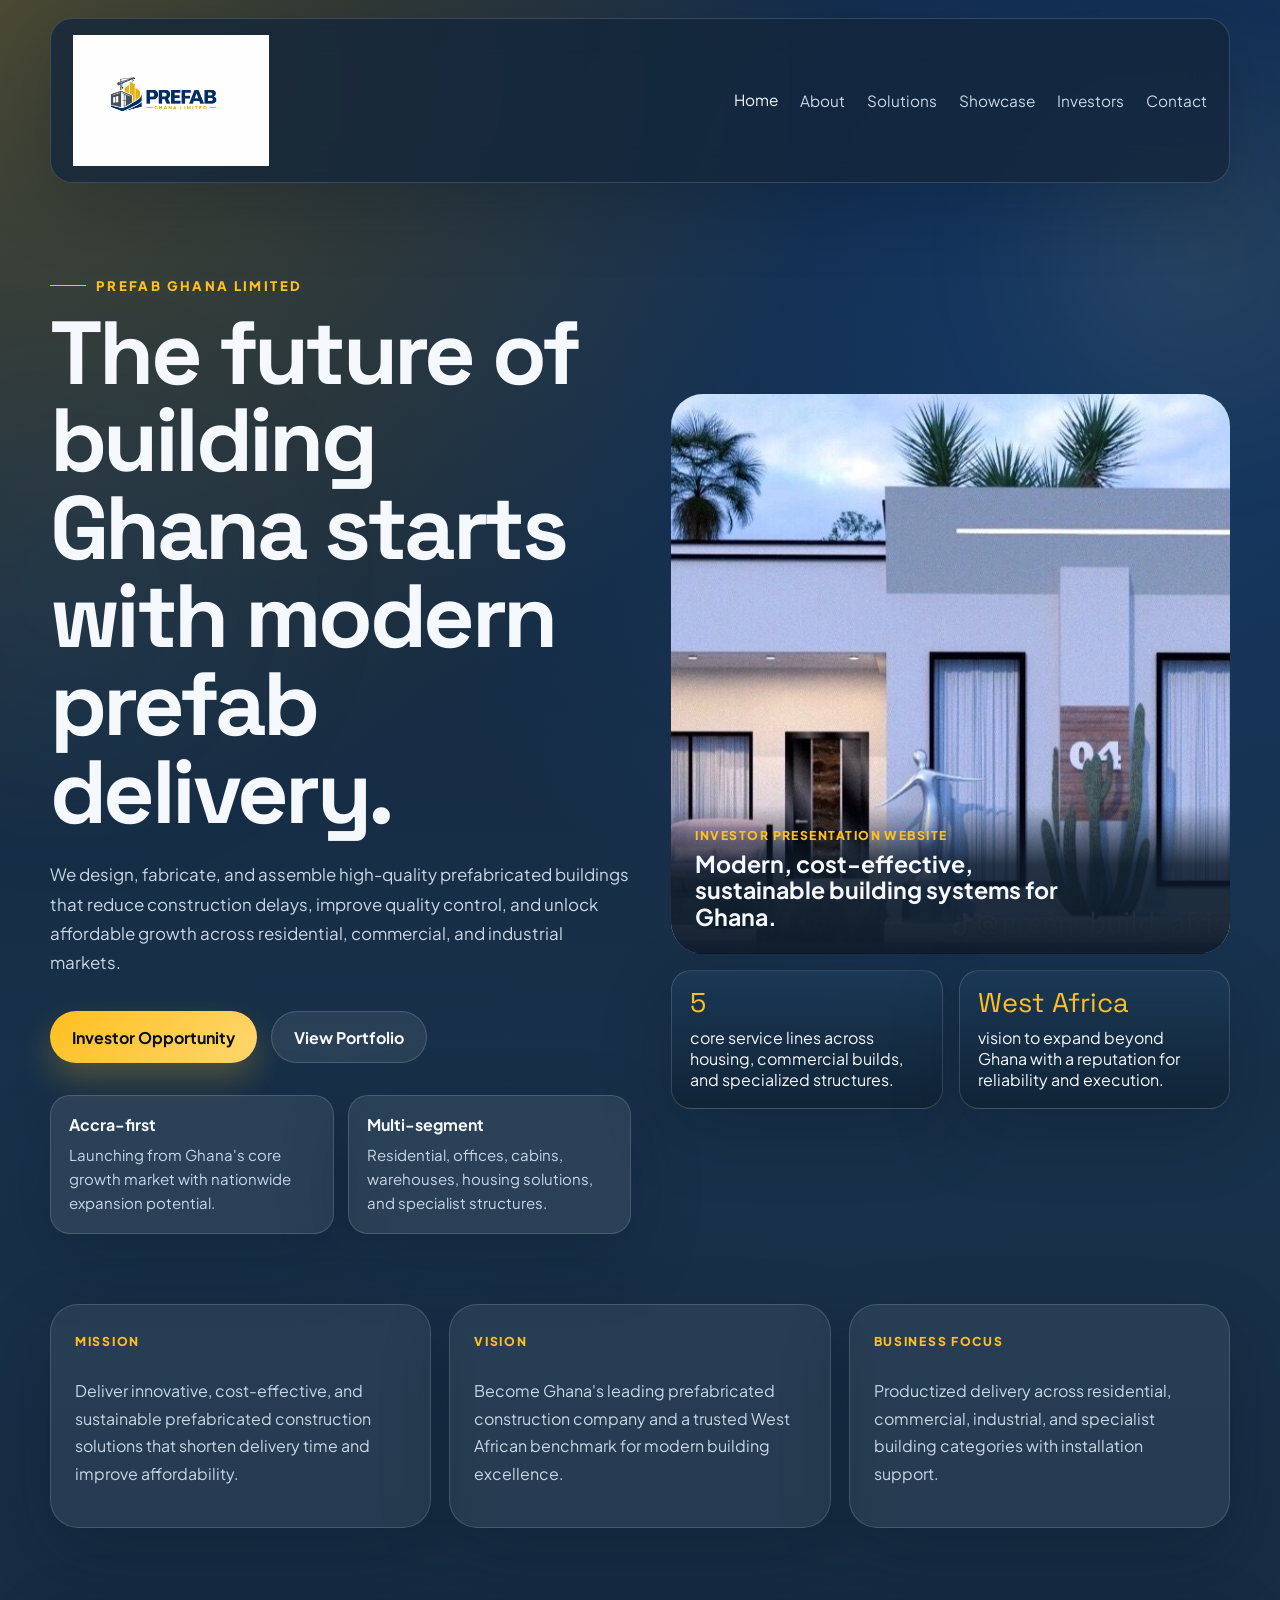
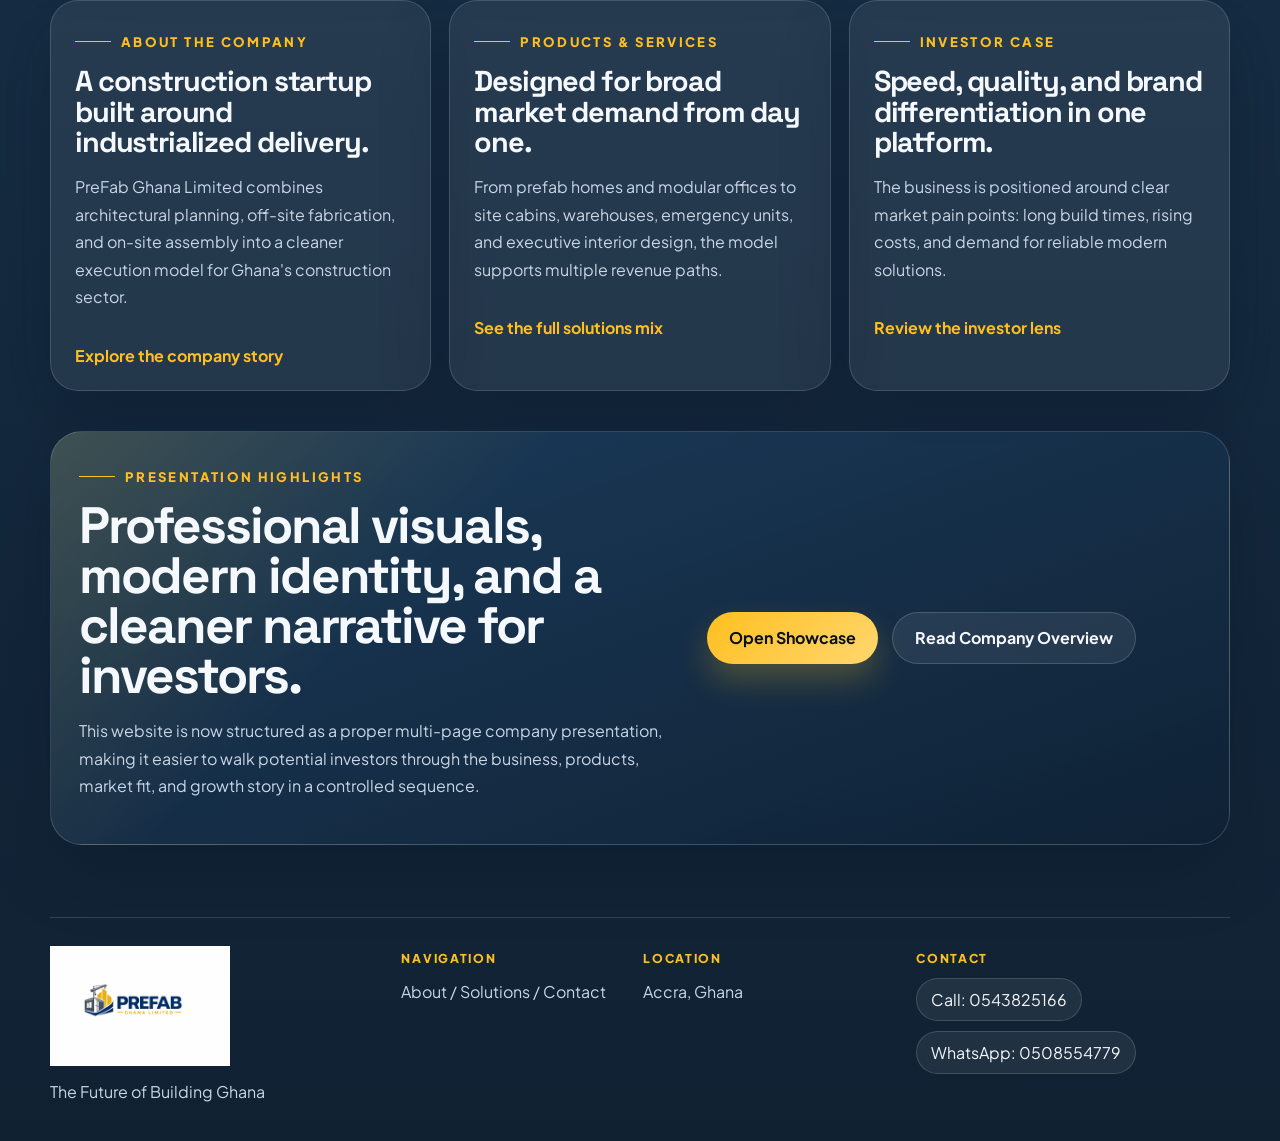
<file: index.html>
<!DOCTYPE html>
<html lang="en">
  <head>
    <meta charset="UTF-8" />
    <meta name="viewport" content="width=device-width, initial-scale=1.0" />
    <title>PreFab Ghana Limited | Modern Prefab Construction in Ghana</title>
    <meta
      name="description"
      content="Investor-ready multi-page website for PreFab Ghana Limited, showcasing modern prefabricated construction solutions in Ghana."
    />
    <link rel="preconnect" href="https://fonts.googleapis.com" />
    <link rel="preconnect" href="https://fonts.gstatic.com" crossorigin />
    <link
      href="https://fonts.googleapis.com/css2?family=Plus+Jakarta+Sans:wght@400;500;600;700;800&family=Space+Grotesk:wght@500;700&display=swap"
      rel="stylesheet"
    />
    <link rel="icon" type="image/png" href="assets/logo.png" />
    <link rel="stylesheet" href="styles.css" />
  </head>
  <body data-page="home">
    <div class="site-shell">
      <header class="topbar">
        <a class="brand" href="index.html" aria-label="PreFab Ghana home">
          <img src="assets/logo.png" alt="PreFab Ghana Limited logo" />
        </a>
        <button class="menu-toggle" type="button" aria-expanded="false" aria-label="Open navigation">
          <span></span>
          <span></span>
        </button>
        <nav class="nav">
          <a href="index.html" data-page="home">Home</a>
          <a href="about.html" data-page="about">About</a>
          <a href="solutions.html" data-page="solutions">Solutions</a>
          <a href="showcase.html" data-page="showcase">Showcase</a>
          <a href="investors.html" data-page="investors">Investors</a>
          <a href="contact.html" data-page="contact">Contact</a>
        </nav>
      </header>

      <main>
        <section class="hero section">
          <div class="hero-copy reveal">
            <span class="eyebrow">PreFab Ghana Limited</span>
            <h1>The future of building Ghana starts with modern prefab delivery.</h1>
            <p class="lead">
              We design, fabricate, and assemble high-quality prefabricated buildings that reduce construction delays,
              improve quality control, and unlock affordable growth across residential, commercial, and industrial markets.
            </p>
            <div class="hero-actions">
              <a class="button button-primary" href="investors.html">Investor Opportunity</a>
              <a class="button button-secondary" href="showcase.html">View Portfolio</a>
            </div>
            <div class="hero-points">
              <div>
                <strong>Accra-first</strong>
                <span>Launching from Ghana's core growth market with nationwide expansion potential.</span>
              </div>
              <div>
                <strong>Multi-segment</strong>
                <span>Residential, offices, cabins, warehouses, housing solutions, and specialist structures.</span>
              </div>
            </div>
          </div>

          <div class="hero-visual reveal">
            <div class="hero-card glass">
              <img src="assets/project-3.jpeg" alt="Featured PreFab Ghana project" />
              <div class="hero-overlay">
                <p>Investor presentation website</p>
                <strong>Modern, cost-effective, sustainable building systems for Ghana.</strong>
              </div>
            </div>
            <div class="hero-stats">
              <article class="metric glass">
                <span>5</span>
                <p>core service lines across housing, commercial builds, and specialized structures.</p>
              </article>
              <article class="metric glass">
                <span>West Africa</span>
                <p>vision to expand beyond Ghana with a reputation for reliability and execution.</p>
              </article>
            </div>
          </div>
        </section>

        <section class="section intro-strip reveal">
          <div class="strip-card">
            <span>Mission</span>
            <p>
              Deliver innovative, cost-effective, and sustainable prefabricated construction solutions that shorten
              delivery time and improve affordability.
            </p>
          </div>
          <div class="strip-card">
            <span>Vision</span>
            <p>
              Become Ghana's leading prefabricated construction company and a trusted West African benchmark for modern
              building excellence.
            </p>
          </div>
          <div class="strip-card">
            <span>Business Focus</span>
            <p>
              Productized delivery across residential, commercial, industrial, and specialist building categories with
              installation support.
            </p>
          </div>
        </section>

        <section class="section summary-grid">
          <article class="feature-panel reveal">
            <span class="eyebrow">About The Company</span>
            <h2>A construction startup built around industrialized delivery.</h2>
            <p>
              PreFab Ghana Limited combines architectural planning, off-site fabrication, and on-site assembly into a
              cleaner execution model for Ghana's construction sector.
            </p>
            <a class="text-link" href="about.html">Explore the company story</a>
          </article>
          <article class="feature-panel reveal">
            <span class="eyebrow">Products & Services</span>
            <h2>Designed for broad market demand from day one.</h2>
            <p>
              From prefab homes and modular offices to site cabins, warehouses, emergency units, and executive interior
              design, the model supports multiple revenue paths.
            </p>
            <a class="text-link" href="solutions.html">See the full solutions mix</a>
          </article>
          <article class="feature-panel reveal">
            <span class="eyebrow">Investor Case</span>
            <h2>Speed, quality, and brand differentiation in one platform.</h2>
            <p>
              The business is positioned around clear market pain points: long build times, rising costs, and demand for
              reliable modern solutions.
            </p>
            <a class="text-link" href="investors.html">Review the investor lens</a>
          </article>
        </section>

        <section class="section highlight-band reveal">
          <div class="highlight-copy">
            <span class="eyebrow">Presentation Highlights</span>
            <h2>Professional visuals, modern identity, and a cleaner narrative for investors.</h2>
            <p>
              This website is now structured as a proper multi-page company presentation, making it easier to walk
              potential investors through the business, products, market fit, and growth story in a controlled sequence.
            </p>
          </div>
          <div class="highlight-actions">
            <a class="button button-primary" href="showcase.html">Open Showcase</a>
            <a class="button button-secondary" href="about.html">Read Company Overview</a>
          </div>
        </section>
      </main>

      <footer class="footer">
        <div>
          <img src="assets/logo.png" alt="PreFab Ghana Limited logo" />
          <p>The Future of Building Ghana</p>
        </div>
        <div>
          <span>Navigation</span>
          <p><a href="about.html">About</a> / <a href="solutions.html">Solutions</a> / <a href="contact.html">Contact</a></p>
        </div>
        <div>
          <span>Location</span>
          <p>Accra, Ghana</p>
        </div>
        <div>
          <span>Contact</span>
          <div class="contact-links">
            <a class="contact-link" href="tel:+233543825166">Call: 0543825166</a>
            <a
              class="contact-link"
              href="https://wa.me/233508554779?text=Hello%20PreFab%20Ghana%20Limited%2C%20I%20would%20like%20to%20learn%20more%20about%20your%20prefabricated%20construction%20solutions."
            >
              WhatsApp: 0508554779
            </a>
          </div>
        </div>
      </footer>
    </div>

    <script src="script.js"></script>
  </body>
</html>
</file>
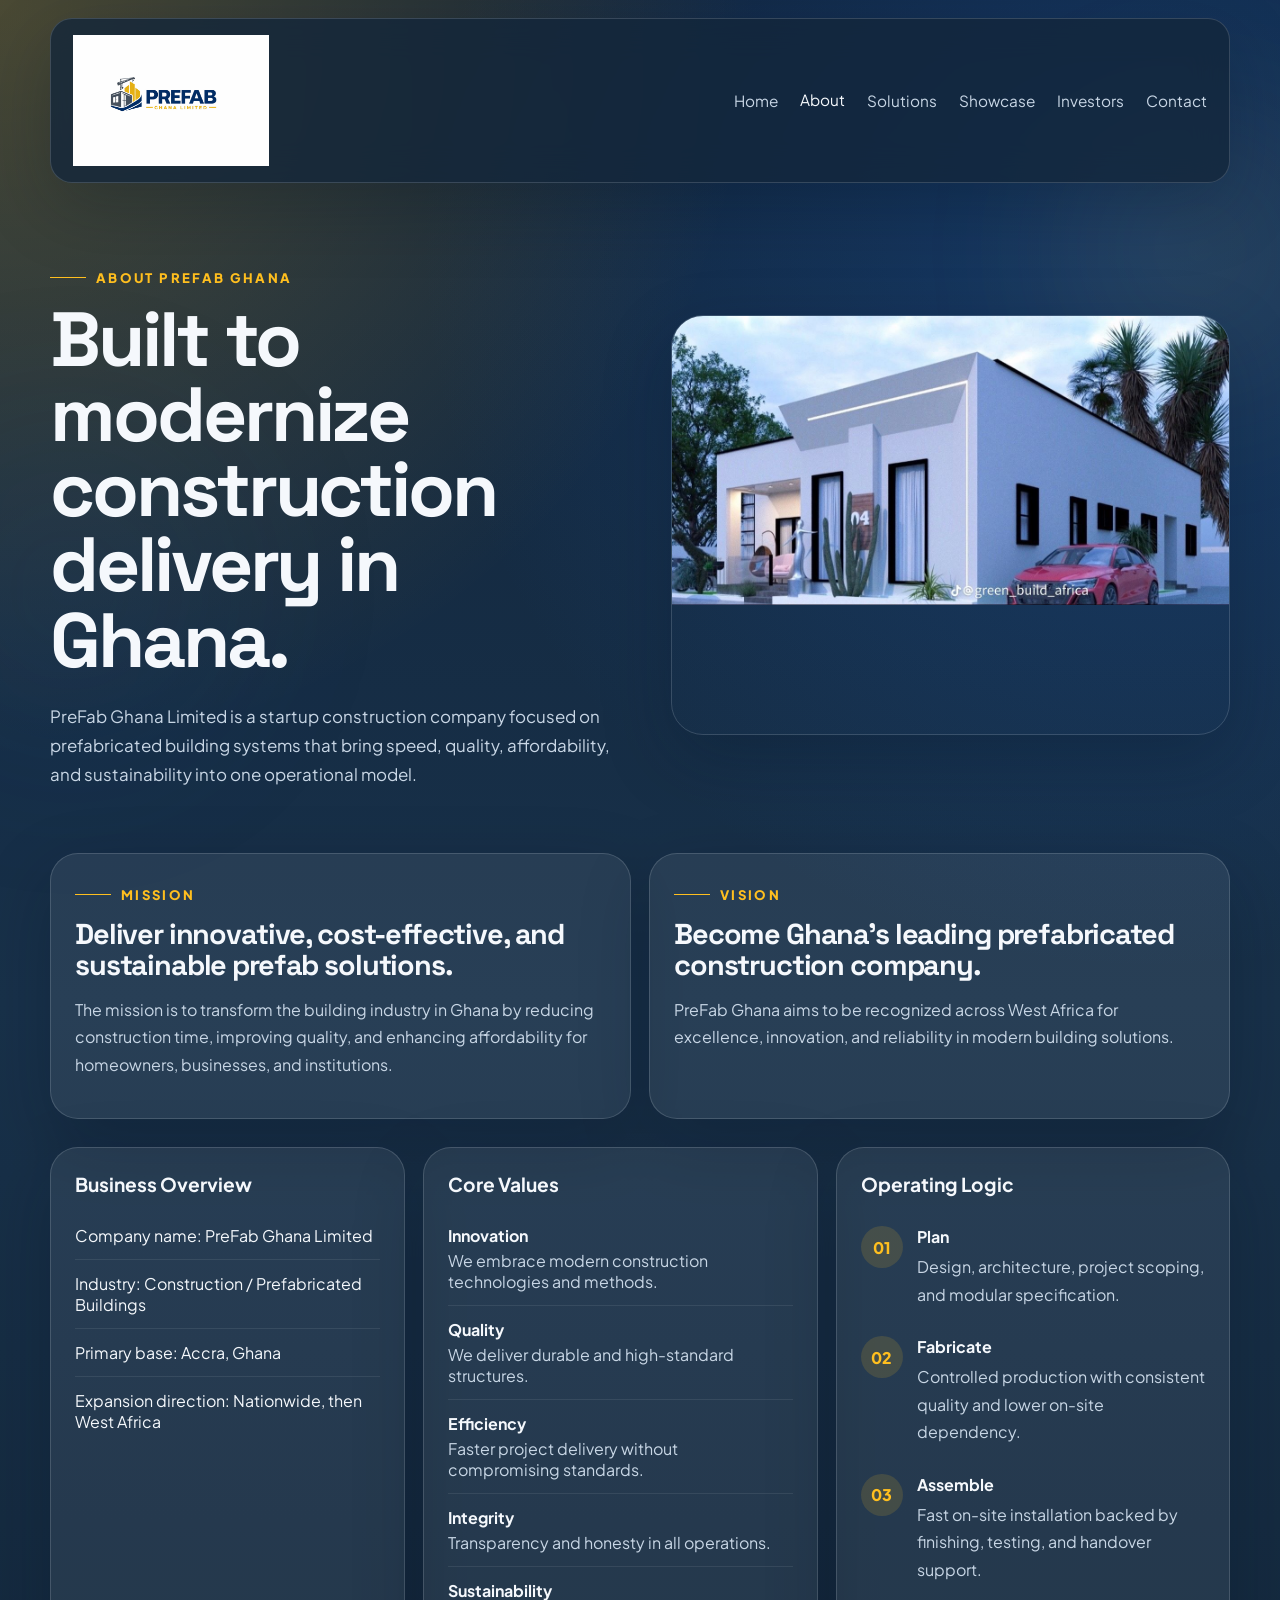
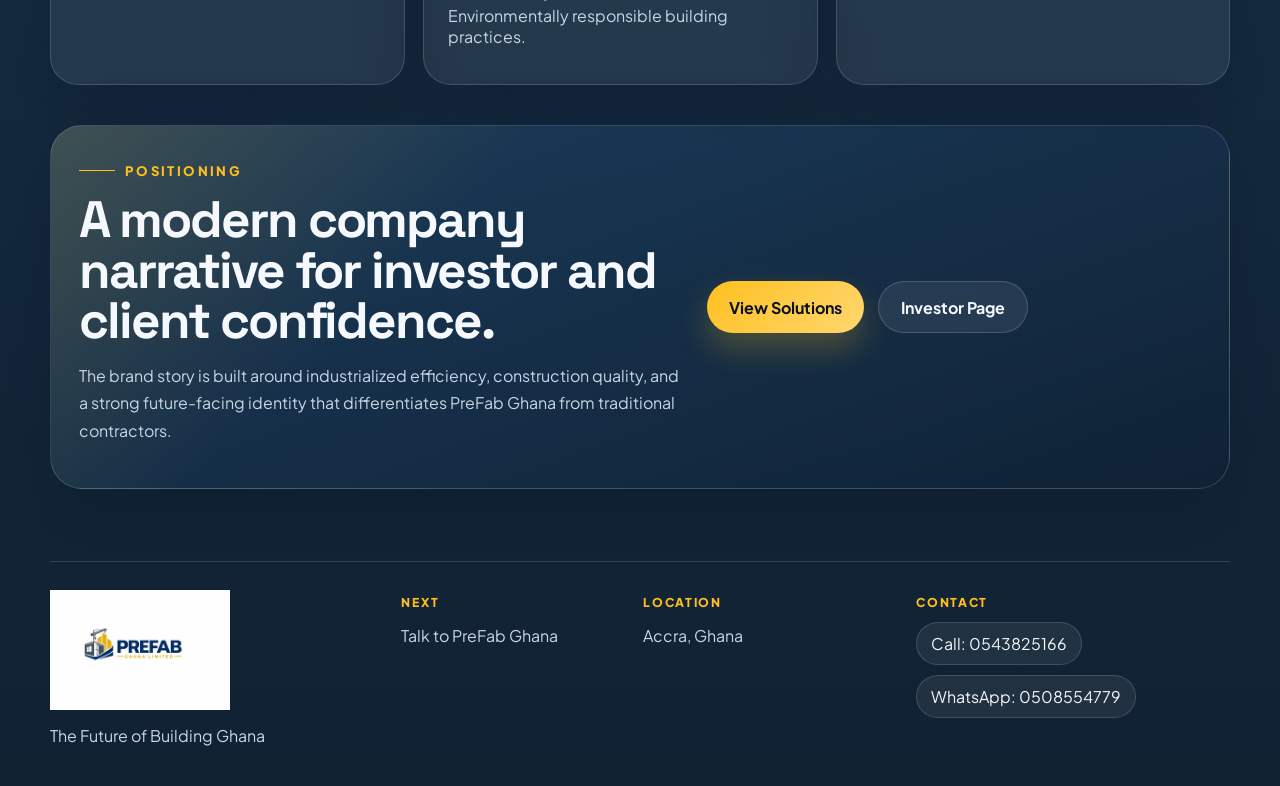
<file: about.html>
<!DOCTYPE html>
<html lang="en">
  <head>
    <meta charset="UTF-8" />
    <meta name="viewport" content="width=device-width, initial-scale=1.0" />
    <title>About | PreFab Ghana Limited</title>
    <meta
      name="description"
      content="Learn about PreFab Ghana Limited's mission, vision, values, and business overview."
    />
    <link rel="preconnect" href="https://fonts.googleapis.com" />
    <link rel="preconnect" href="https://fonts.gstatic.com" crossorigin />
    <link
      href="https://fonts.googleapis.com/css2?family=Plus+Jakarta+Sans:wght@400;500;600;700;800&family=Space+Grotesk:wght@500;700&display=swap"
      rel="stylesheet"
    />
    <link rel="icon" type="image/png" href="assets/logo.png" />
    <link rel="stylesheet" href="styles.css" />
  </head>
  <body data-page="about">
    <div class="site-shell">
      <header class="topbar">
        <a class="brand" href="index.html" aria-label="PreFab Ghana home">
          <img src="assets/logo.png" alt="PreFab Ghana Limited logo" />
        </a>
        <button class="menu-toggle" type="button" aria-expanded="false" aria-label="Open navigation">
          <span></span>
          <span></span>
        </button>
        <nav class="nav">
          <a href="index.html" data-page="home">Home</a>
          <a href="about.html" data-page="about">About</a>
          <a href="solutions.html" data-page="solutions">Solutions</a>
          <a href="showcase.html" data-page="showcase">Showcase</a>
          <a href="investors.html" data-page="investors">Investors</a>
          <a href="contact.html" data-page="contact">Contact</a>
        </nav>
      </header>

      <main>
        <section class="page-hero section">
          <div class="page-hero-copy reveal">
            <span class="eyebrow">About PreFab Ghana</span>
            <h1>Built to modernize construction delivery in Ghana.</h1>
            <p class="lead">
              PreFab Ghana Limited is a startup construction company focused on prefabricated building systems that bring
              speed, quality, affordability, and sustainability into one operational model.
            </p>
          </div>
          <div class="page-hero-media reveal">
            <img src="assets/project-2.jpeg" alt="Modern prefab home exterior" />
          </div>
        </section>

        <section class="section two-column">
          <article class="feature-panel reveal">
            <span class="eyebrow">Mission</span>
            <h2>Deliver innovative, cost-effective, and sustainable prefab solutions.</h2>
            <p>
              The mission is to transform the building industry in Ghana by reducing construction time, improving quality,
              and enhancing affordability for homeowners, businesses, and institutions.
            </p>
          </article>
          <article class="feature-panel reveal">
            <span class="eyebrow">Vision</span>
            <h2>Become Ghana's leading prefabricated construction company.</h2>
            <p>
              PreFab Ghana aims to be recognized across West Africa for excellence, innovation, and reliability in modern
              building solutions.
            </p>
          </article>
        </section>

        <section class="section about-grid">
          <article class="panel reveal">
            <h3>Business Overview</h3>
            <ul class="clean-list">
              <li>Company name: PreFab Ghana Limited</li>
              <li>Industry: Construction / Prefabricated Buildings</li>
              <li>Primary base: Accra, Ghana</li>
              <li>Expansion direction: Nationwide, then West Africa</li>
            </ul>
          </article>
          <article class="panel reveal">
            <h3>Core Values</h3>
            <ul class="value-list">
              <li><strong>Innovation</strong><span>We embrace modern construction technologies and methods.</span></li>
              <li><strong>Quality</strong><span>We deliver durable and high-standard structures.</span></li>
              <li><strong>Efficiency</strong><span>Faster project delivery without compromising standards.</span></li>
              <li><strong>Integrity</strong><span>Transparency and honesty in all operations.</span></li>
              <li><strong>Sustainability</strong><span>Environmentally responsible building practices.</span></li>
            </ul>
          </article>
          <article class="panel timeline reveal">
            <h3>Operating Logic</h3>
            <div class="timeline-step">
              <span>01</span>
              <div>
                <strong>Plan</strong>
                <p>Design, architecture, project scoping, and modular specification.</p>
              </div>
            </div>
            <div class="timeline-step">
              <span>02</span>
              <div>
                <strong>Fabricate</strong>
                <p>Controlled production with consistent quality and lower on-site dependency.</p>
              </div>
            </div>
            <div class="timeline-step">
              <span>03</span>
              <div>
                <strong>Assemble</strong>
                <p>Fast on-site installation backed by finishing, testing, and handover support.</p>
              </div>
            </div>
          </article>
        </section>

        <section class="section highlight-band reveal">
          <div class="highlight-copy">
            <span class="eyebrow">Positioning</span>
            <h2>A modern company narrative for investor and client confidence.</h2>
            <p>
              The brand story is built around industrialized efficiency, construction quality, and a strong future-facing
              identity that differentiates PreFab Ghana from traditional contractors.
            </p>
          </div>
          <div class="highlight-actions">
            <a class="button button-primary" href="solutions.html">View Solutions</a>
            <a class="button button-secondary" href="investors.html">Investor Page</a>
          </div>
        </section>
      </main>

      <footer class="footer">
        <div>
          <img src="assets/logo.png" alt="PreFab Ghana Limited logo" />
          <p>The Future of Building Ghana</p>
        </div>
        <div>
          <span>Next</span>
          <p><a href="contact.html">Talk to PreFab Ghana</a></p>
        </div>
        <div>
          <span>Location</span>
          <p>Accra, Ghana</p>
        </div>
        <div>
          <span>Contact</span>
          <div class="contact-links">
            <a class="contact-link" href="tel:+233543825166">Call: 0543825166</a>
            <a
              class="contact-link"
              href="https://wa.me/233508554779?text=Hello%20PreFab%20Ghana%20Limited%2C%20I%20would%20like%20to%20learn%20more%20about%20your%20prefabricated%20construction%20solutions."
            >
              WhatsApp: 0508554779
            </a>
          </div>
        </div>
      </footer>
    </div>

    <script src="script.js"></script>
  </body>
</html>
</file>
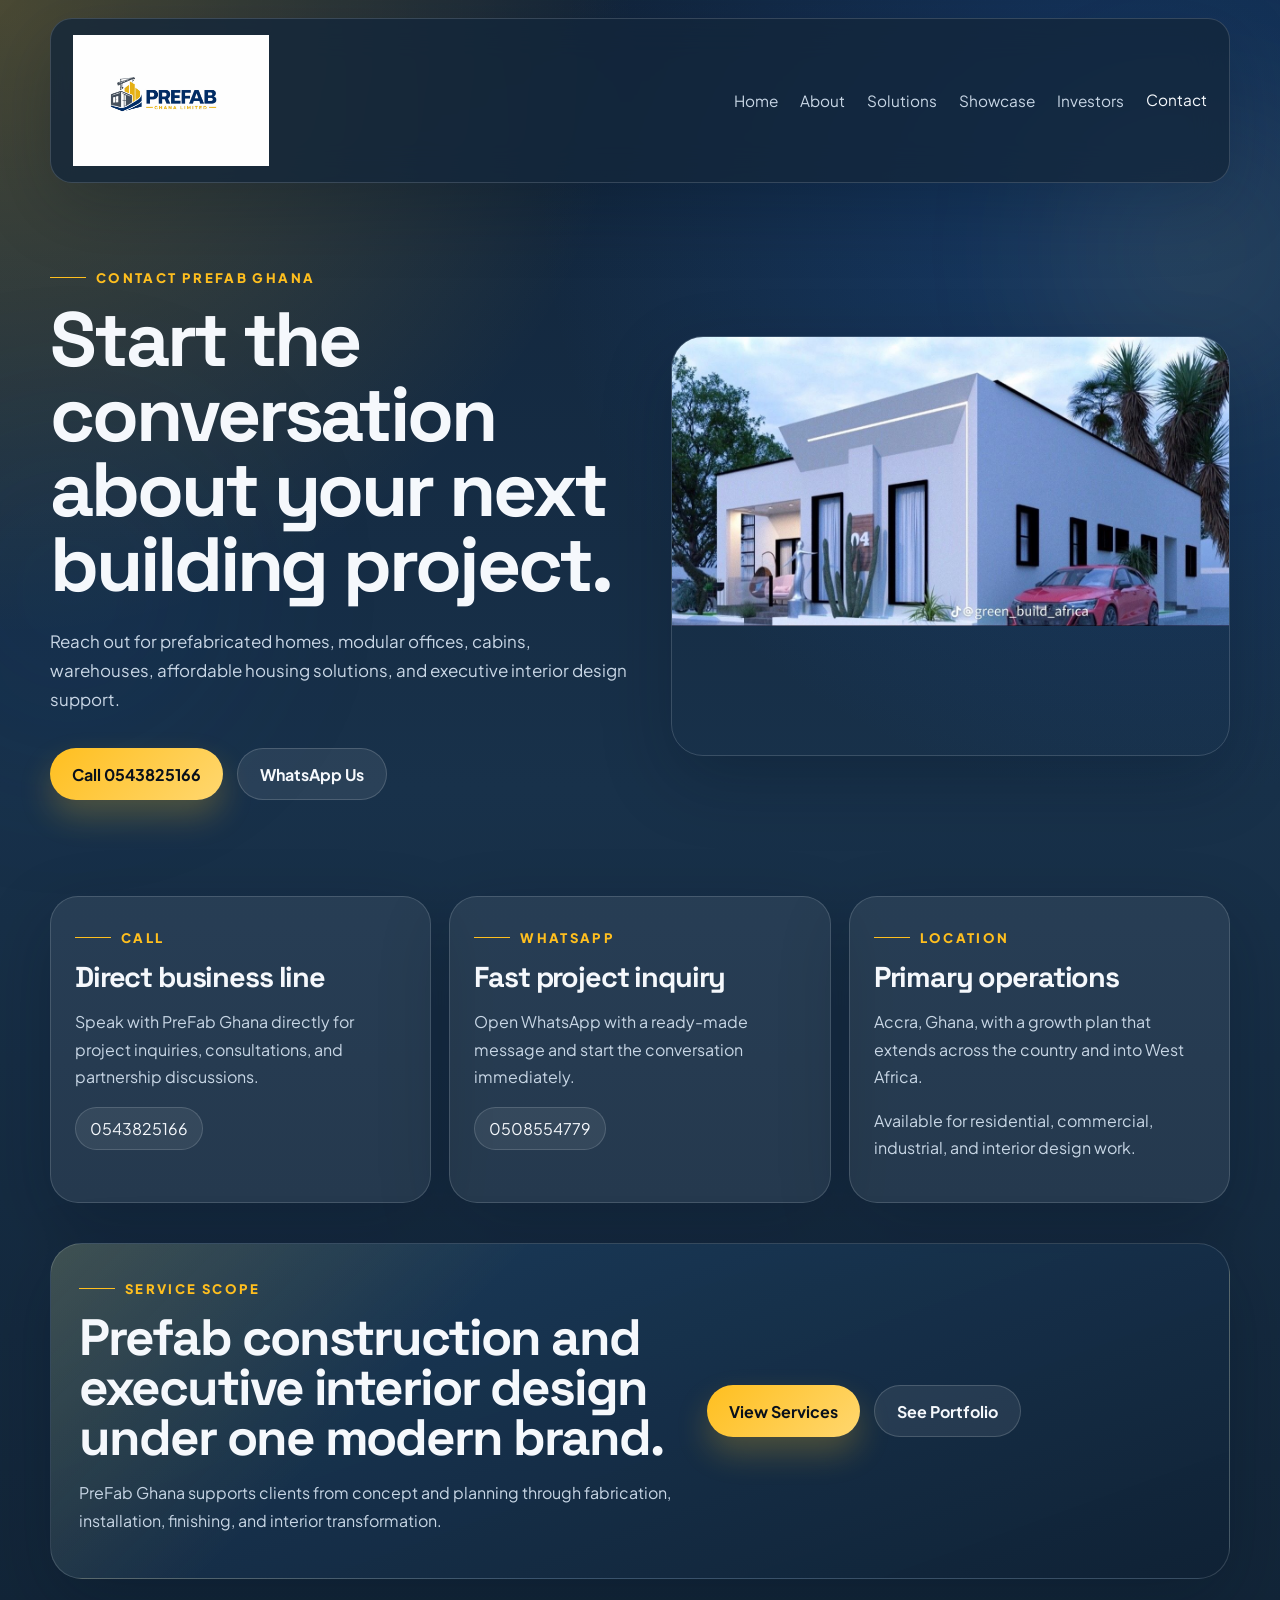
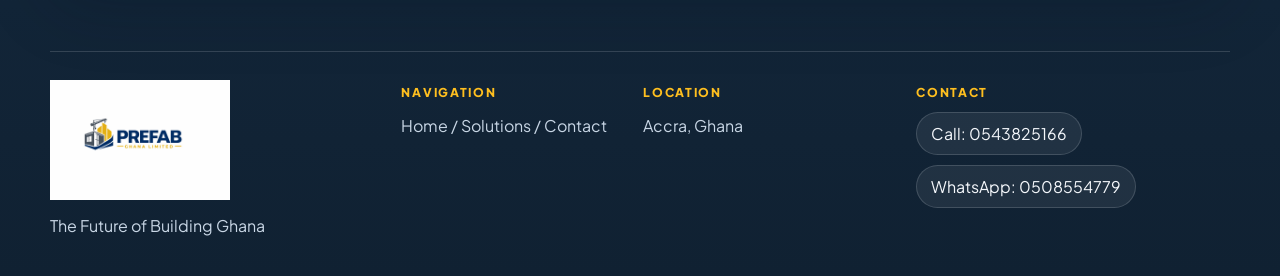
<file: contact.html>
<!DOCTYPE html>
<html lang="en">
  <head>
    <meta charset="UTF-8" />
    <meta name="viewport" content="width=device-width, initial-scale=1.0" />
    <title>Contact | PreFab Ghana Limited</title>
    <meta
      name="description"
      content="Contact PreFab Ghana Limited for prefabricated construction, modular buildings, and executive interior design."
    />
    <link rel="preconnect" href="https://fonts.googleapis.com" />
    <link rel="preconnect" href="https://fonts.gstatic.com" crossorigin />
    <link
      href="https://fonts.googleapis.com/css2?family=Plus+Jakarta+Sans:wght@400;500;600;700;800&family=Space+Grotesk:wght@500;700&display=swap"
      rel="stylesheet"
    />
    <link rel="icon" type="image/png" href="assets/logo.png" />
    <link rel="stylesheet" href="styles.css" />
  </head>
  <body data-page="contact">
    <div class="site-shell">
      <header class="topbar">
        <a class="brand" href="index.html" aria-label="PreFab Ghana home">
          <img src="assets/logo.png" alt="PreFab Ghana Limited logo" />
        </a>
        <button class="menu-toggle" type="button" aria-expanded="false" aria-label="Open navigation">
          <span></span>
          <span></span>
        </button>
        <nav class="nav">
          <a href="index.html" data-page="home">Home</a>
          <a href="about.html" data-page="about">About</a>
          <a href="solutions.html" data-page="solutions">Solutions</a>
          <a href="showcase.html" data-page="showcase">Showcase</a>
          <a href="investors.html" data-page="investors">Investors</a>
          <a href="contact.html" data-page="contact">Contact</a>
        </nav>
      </header>

      <main>
        <section class="page-hero section">
          <div class="page-hero-copy reveal">
            <span class="eyebrow">Contact PreFab Ghana</span>
            <h1>Start the conversation about your next building project.</h1>
            <p class="lead">
              Reach out for prefabricated homes, modular offices, cabins, warehouses, affordable housing solutions, and
              executive interior design support.
            </p>
            <div class="hero-actions">
              <a class="button button-primary" href="tel:+233543825166">Call 0543825166</a>
              <a
                class="button button-secondary"
                href="https://wa.me/233508554779?text=Hello%20PreFab%20Ghana%20Limited%2C%20I%20would%20like%20to%20learn%20more%20about%20your%20prefabricated%20construction%20solutions."
              >
                WhatsApp Us
              </a>
            </div>
          </div>
          <div class="page-hero-media reveal">
            <img src="assets/project-2.jpeg" alt="Modern prefab project visual" />
          </div>
        </section>

        <section class="section contact-grid">
          <article class="feature-panel reveal">
            <span class="eyebrow">Call</span>
            <h2>Direct business line</h2>
            <p>Speak with PreFab Ghana directly for project inquiries, consultations, and partnership discussions.</p>
            <a class="contact-link" href="tel:+233543825166">0543825166</a>
          </article>
          <article class="feature-panel reveal">
            <span class="eyebrow">WhatsApp</span>
            <h2>Fast project inquiry</h2>
            <p>Open WhatsApp with a ready-made message and start the conversation immediately.</p>
            <a
              class="contact-link"
              href="https://wa.me/233508554779?text=Hello%20PreFab%20Ghana%20Limited%2C%20I%20would%20like%20to%20learn%20more%20about%20your%20prefabricated%20construction%20solutions."
            >
              0508554779
            </a>
          </article>
          <article class="feature-panel reveal">
            <span class="eyebrow">Location</span>
            <h2>Primary operations</h2>
            <p>Accra, Ghana, with a growth plan that extends across the country and into West Africa.</p>
            <p class="contact-note">Available for residential, commercial, industrial, and interior design work.</p>
          </article>
        </section>

        <section class="section highlight-band reveal">
          <div class="highlight-copy">
            <span class="eyebrow">Service Scope</span>
            <h2>Prefab construction and executive interior design under one modern brand.</h2>
            <p>
              PreFab Ghana supports clients from concept and planning through fabrication, installation, finishing, and
              interior transformation.
            </p>
          </div>
          <div class="highlight-actions">
            <a class="button button-primary" href="solutions.html">View Services</a>
            <a class="button button-secondary" href="showcase.html">See Portfolio</a>
          </div>
        </section>
      </main>

      <footer class="footer">
        <div>
          <img src="assets/logo.png" alt="PreFab Ghana Limited logo" />
          <p>The Future of Building Ghana</p>
        </div>
        <div>
          <span>Navigation</span>
          <p><a href="index.html">Home</a> / <a href="solutions.html">Solutions</a> / <a href="contact.html">Contact</a></p>
        </div>
        <div>
          <span>Location</span>
          <p>Accra, Ghana</p>
        </div>
        <div>
          <span>Contact</span>
          <div class="contact-links">
            <a class="contact-link" href="tel:+233543825166">Call: 0543825166</a>
            <a
              class="contact-link"
              href="https://wa.me/233508554779?text=Hello%20PreFab%20Ghana%20Limited%2C%20I%20would%20like%20to%20learn%20more%20about%20your%20prefabricated%20construction%20solutions."
            >
              WhatsApp: 0508554779
            </a>
          </div>
        </div>
      </footer>
    </div>

    <script src="script.js"></script>
  </body>
</html>
</file>
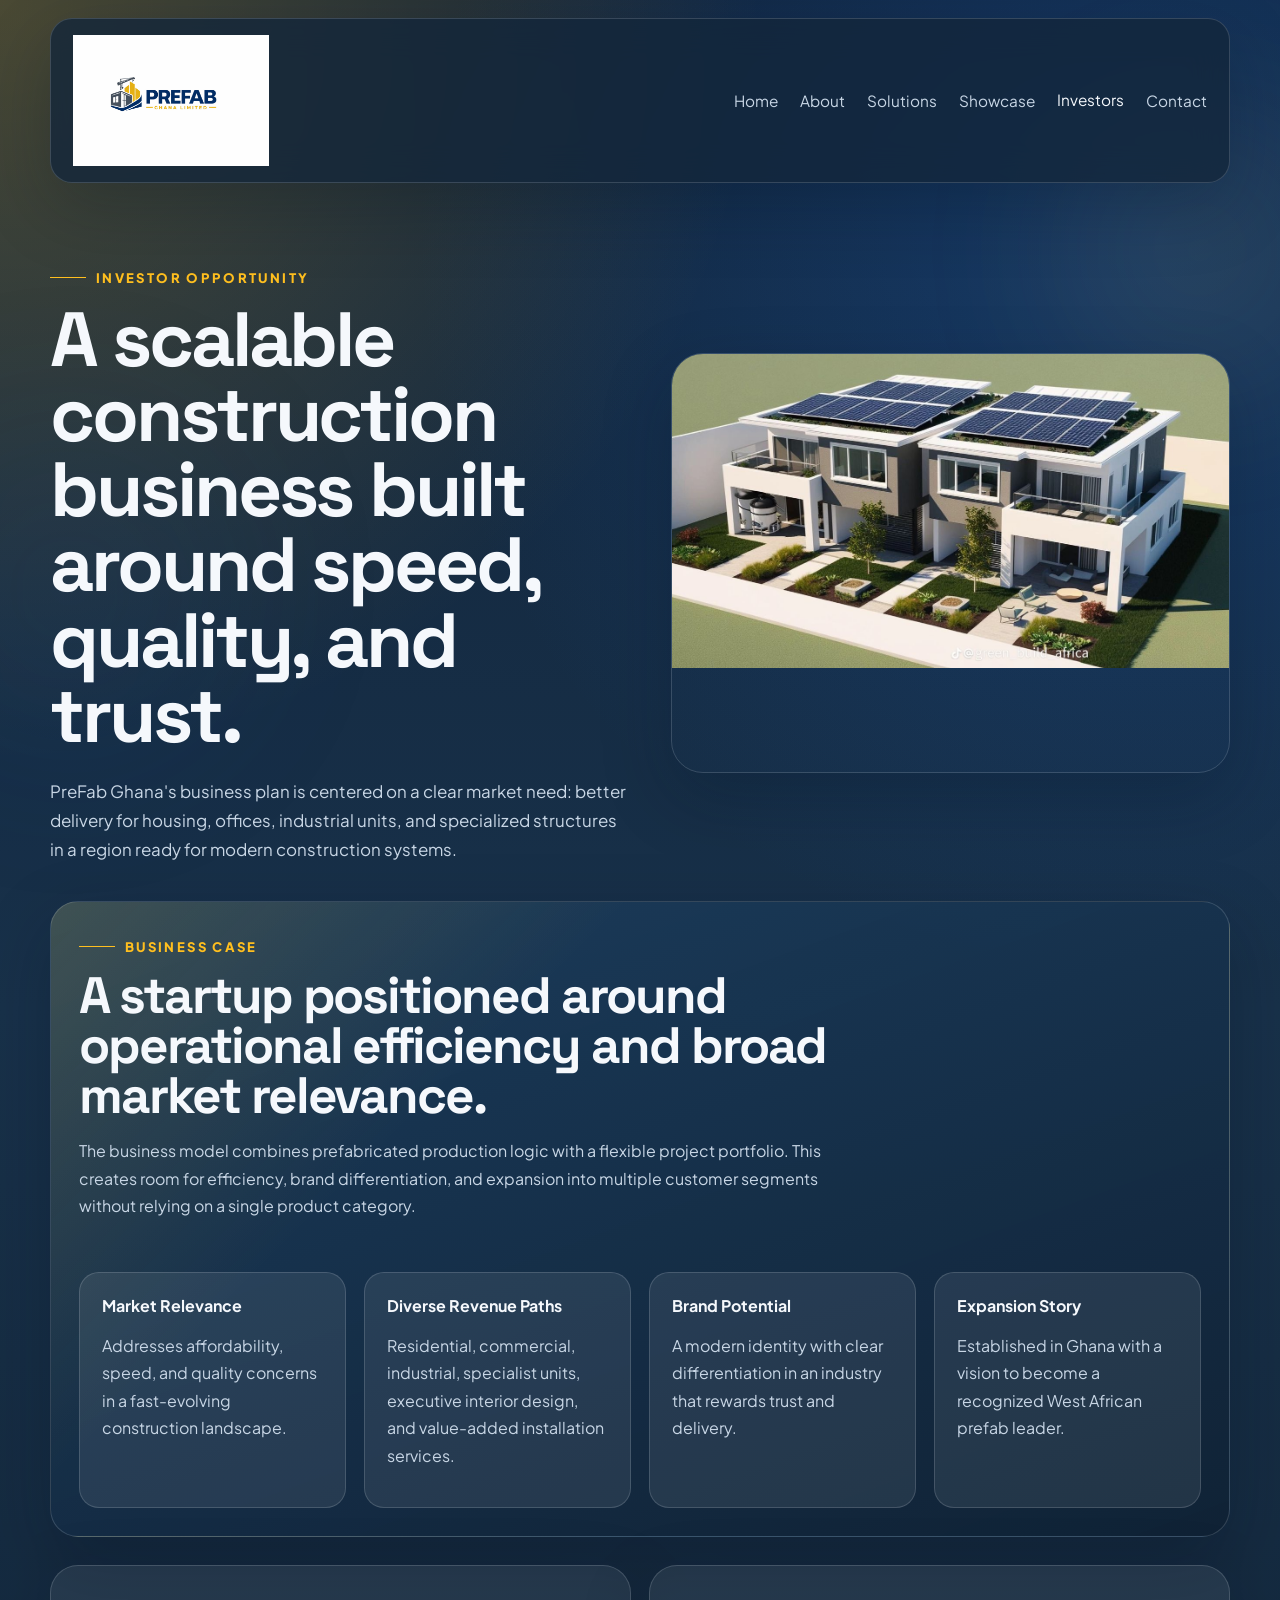
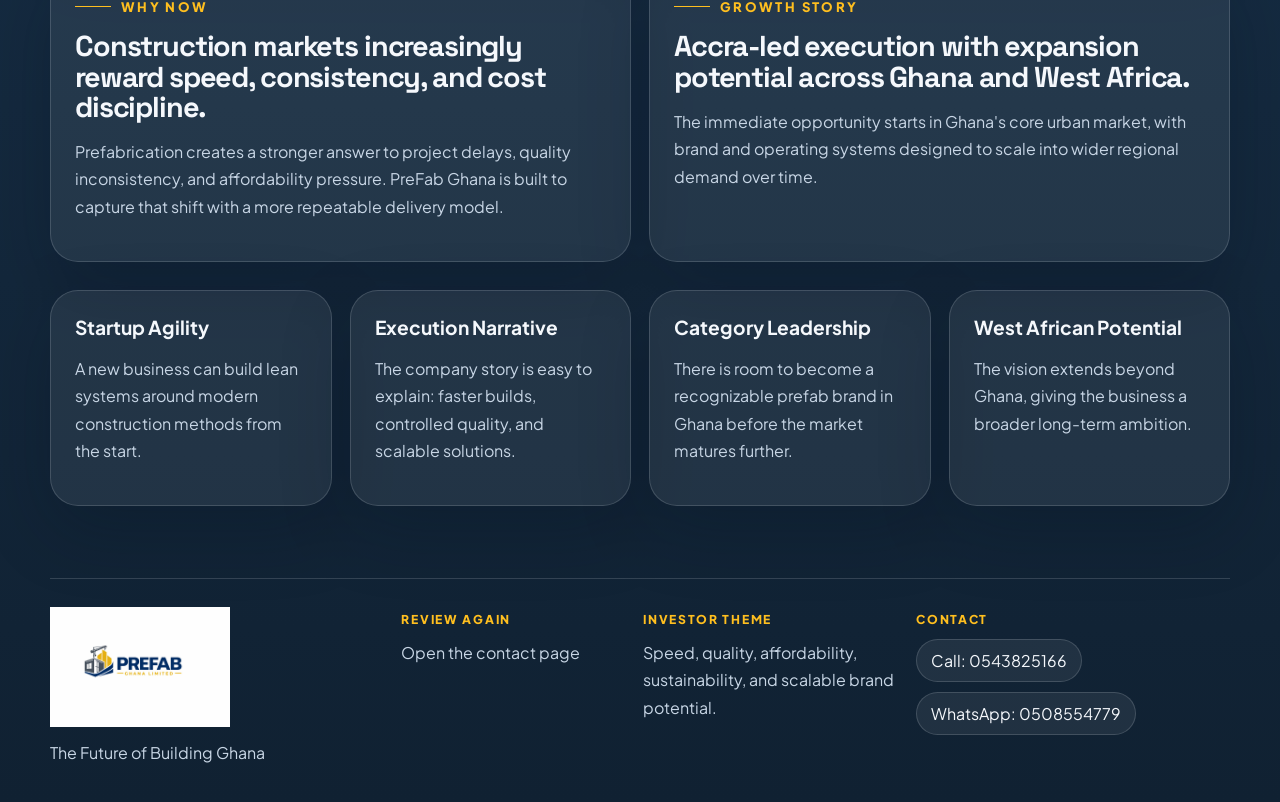
<file: investors.html>
<!DOCTYPE html>
<html lang="en">
  <head>
    <meta charset="UTF-8" />
    <meta name="viewport" content="width=device-width, initial-scale=1.0" />
    <title>Investors | PreFab Ghana Limited</title>
    <meta
      name="description"
      content="Investor-facing business overview for PreFab Ghana Limited, including growth case, market relevance, and business model strengths."
    />
    <link rel="preconnect" href="https://fonts.googleapis.com" />
    <link rel="preconnect" href="https://fonts.gstatic.com" crossorigin />
    <link
      href="https://fonts.googleapis.com/css2?family=Plus+Jakarta+Sans:wght@400;500;600;700;800&family=Space+Grotesk:wght@500;700&display=swap"
      rel="stylesheet"
    />
    <link rel="icon" type="image/png" href="assets/logo.png" />
    <link rel="stylesheet" href="styles.css" />
  </head>
  <body data-page="investors">
    <div class="site-shell">
      <header class="topbar">
        <a class="brand" href="index.html" aria-label="PreFab Ghana home">
          <img src="assets/logo.png" alt="PreFab Ghana Limited logo" />
        </a>
        <button class="menu-toggle" type="button" aria-expanded="false" aria-label="Open navigation">
          <span></span>
          <span></span>
        </button>
        <nav class="nav">
          <a href="index.html" data-page="home">Home</a>
          <a href="about.html" data-page="about">About</a>
          <a href="solutions.html" data-page="solutions">Solutions</a>
          <a href="showcase.html" data-page="showcase">Showcase</a>
          <a href="investors.html" data-page="investors">Investors</a>
          <a href="contact.html" data-page="contact">Contact</a>
        </nav>
      </header>

      <main>
        <section class="page-hero section">
          <div class="page-hero-copy reveal">
            <span class="eyebrow">Investor Opportunity</span>
            <h1>A scalable construction business built around speed, quality, and trust.</h1>
            <p class="lead">
              PreFab Ghana's business plan is centered on a clear market need: better delivery for housing, offices,
              industrial units, and specialized structures in a region ready for modern construction systems.
            </p>
          </div>
          <div class="page-hero-media reveal">
            <img src="assets/project-1.jpeg" alt="Solar-ready prefab development concept" />
          </div>
        </section>

        <section class="section investor-panel reveal">
          <div class="investor-copy">
            <span class="eyebrow">Business Case</span>
            <h2>A startup positioned around operational efficiency and broad market relevance.</h2>
            <p>
              The business model combines prefabricated production logic with a flexible project portfolio. This creates
              room for efficiency, brand differentiation, and expansion into multiple customer segments without relying on a
              single product category.
            </p>
          </div>
          <div class="investor-grid">
            <article>
              <strong>Market Relevance</strong>
              <p>Addresses affordability, speed, and quality concerns in a fast-evolving construction landscape.</p>
            </article>
            <article>
              <strong>Diverse Revenue Paths</strong>
              <p>
                Residential, commercial, industrial, specialist units, executive interior design, and value-added
                installation services.
              </p>
            </article>
            <article>
              <strong>Brand Potential</strong>
              <p>A modern identity with clear differentiation in an industry that rewards trust and delivery.</p>
            </article>
            <article>
              <strong>Expansion Story</strong>
              <p>Established in Ghana with a vision to become a recognized West African prefab leader.</p>
            </article>
          </div>
        </section>

        <section class="section two-column">
          <article class="feature-panel reveal">
            <span class="eyebrow">Why Now</span>
            <h2>Construction markets increasingly reward speed, consistency, and cost discipline.</h2>
            <p>
              Prefabrication creates a stronger answer to project delays, quality inconsistency, and affordability pressure.
              PreFab Ghana is built to capture that shift with a more repeatable delivery model.
            </p>
          </article>
          <article class="feature-panel reveal">
            <span class="eyebrow">Growth Story</span>
            <h2>Accra-led execution with expansion potential across Ghana and West Africa.</h2>
            <p>
              The immediate opportunity starts in Ghana's core urban market, with brand and operating systems designed to
              scale into wider regional demand over time.
            </p>
          </article>
        </section>

        <section class="section advantage-grid">
          <article class="advantage-card reveal">
            <h3>Startup Agility</h3>
            <p>A new business can build lean systems around modern construction methods from the start.</p>
          </article>
          <article class="advantage-card reveal">
            <h3>Execution Narrative</h3>
            <p>The company story is easy to explain: faster builds, controlled quality, and scalable solutions.</p>
          </article>
          <article class="advantage-card reveal">
            <h3>Category Leadership</h3>
            <p>There is room to become a recognizable prefab brand in Ghana before the market matures further.</p>
          </article>
          <article class="advantage-card reveal">
            <h3>West African Potential</h3>
            <p>The vision extends beyond Ghana, giving the business a broader long-term ambition.</p>
          </article>
        </section>
      </main>

      <footer class="footer">
        <div>
          <img src="assets/logo.png" alt="PreFab Ghana Limited logo" />
          <p>The Future of Building Ghana</p>
        </div>
        <div>
          <span>Review Again</span>
          <p><a href="contact.html">Open the contact page</a></p>
        </div>
        <div>
          <span>Investor Theme</span>
          <p>Speed, quality, affordability, sustainability, and scalable brand potential.</p>
        </div>
        <div>
          <span>Contact</span>
          <div class="contact-links">
            <a class="contact-link" href="tel:+233543825166">Call: 0543825166</a>
            <a
              class="contact-link"
              href="https://wa.me/233508554779?text=Hello%20PreFab%20Ghana%20Limited%2C%20I%20would%20like%20to%20learn%20more%20about%20your%20prefabricated%20construction%20solutions."
            >
              WhatsApp: 0508554779
            </a>
          </div>
        </div>
      </footer>
    </div>

    <script src="script.js"></script>
  </body>
</html>
</file>
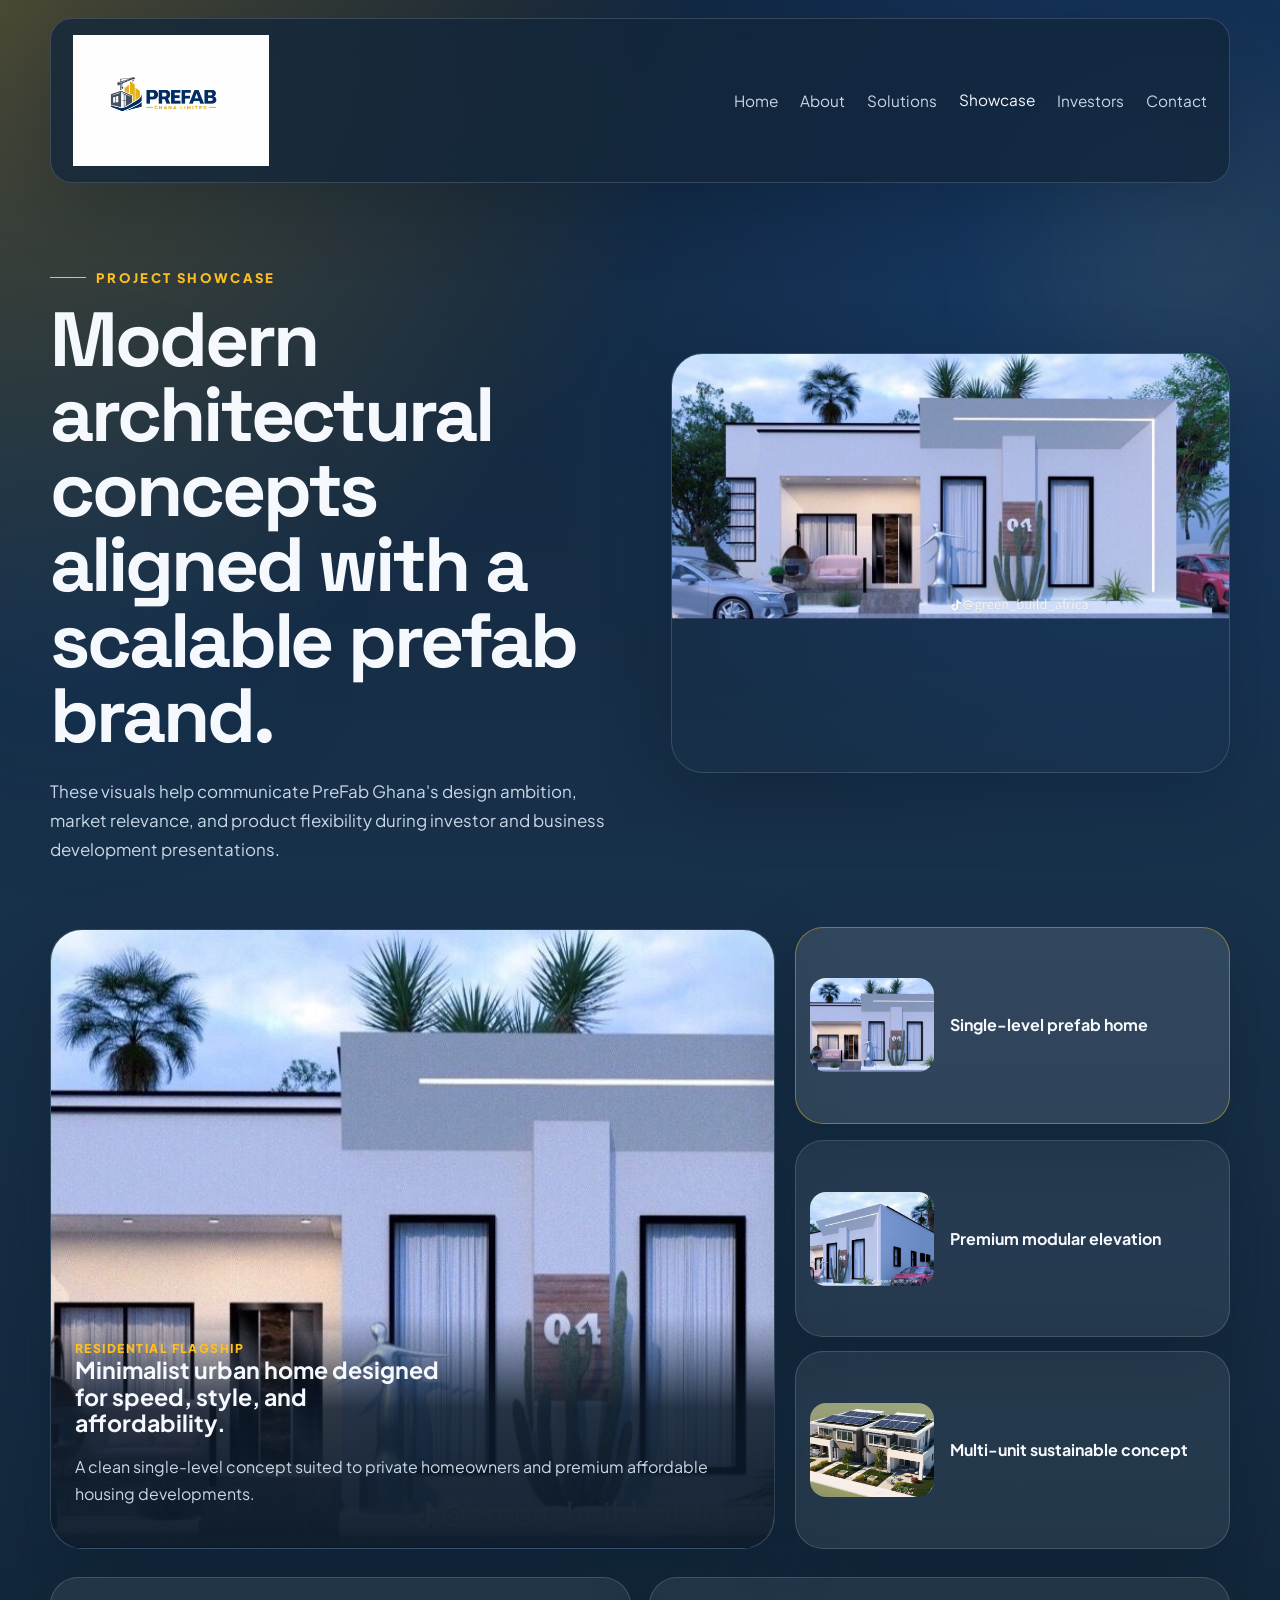
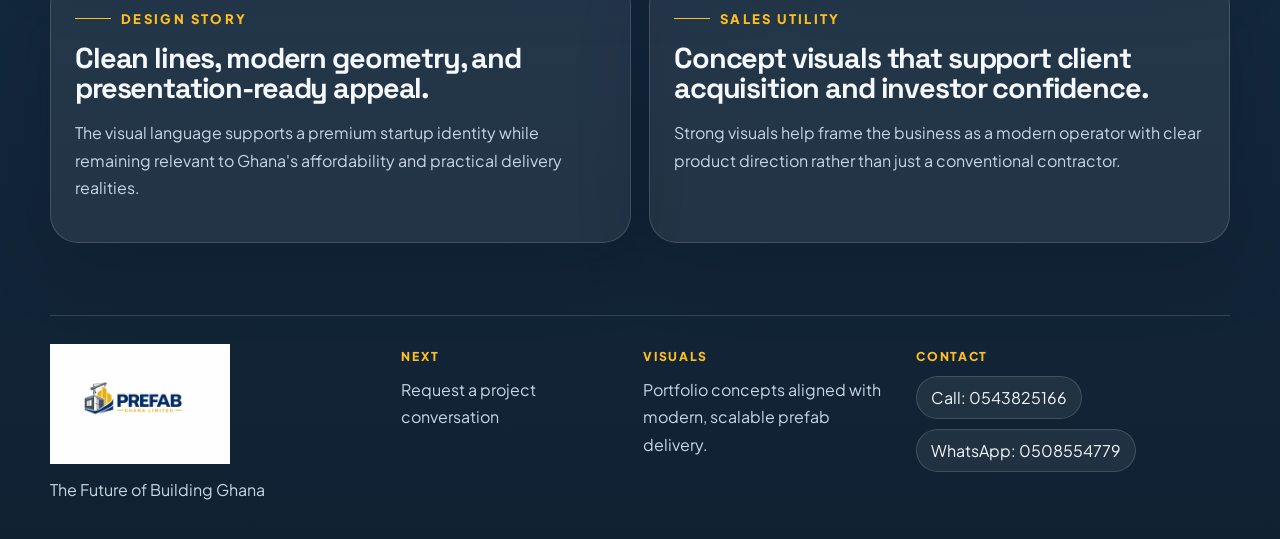
<file: showcase.html>
<!DOCTYPE html>
<html lang="en">
  <head>
    <meta charset="UTF-8" />
    <meta name="viewport" content="width=device-width, initial-scale=1.0" />
    <title>Showcase | PreFab Ghana Limited</title>
    <meta
      name="description"
      content="Visual showcase of PreFab Ghana Limited's modern prefab design direction and presentation-ready concept projects."
    />
    <link rel="preconnect" href="https://fonts.googleapis.com" />
    <link rel="preconnect" href="https://fonts.gstatic.com" crossorigin />
    <link
      href="https://fonts.googleapis.com/css2?family=Plus+Jakarta+Sans:wght@400;500;600;700;800&family=Space+Grotesk:wght@500;700&display=swap"
      rel="stylesheet"
    />
    <link rel="icon" type="image/png" href="assets/logo.png" />
    <link rel="stylesheet" href="styles.css" />
  </head>
  <body data-page="showcase">
    <div class="site-shell">
      <header class="topbar">
        <a class="brand" href="index.html" aria-label="PreFab Ghana home">
          <img src="assets/logo.png" alt="PreFab Ghana Limited logo" />
        </a>
        <button class="menu-toggle" type="button" aria-expanded="false" aria-label="Open navigation">
          <span></span>
          <span></span>
        </button>
        <nav class="nav">
          <a href="index.html" data-page="home">Home</a>
          <a href="about.html" data-page="about">About</a>
          <a href="solutions.html" data-page="solutions">Solutions</a>
          <a href="showcase.html" data-page="showcase">Showcase</a>
          <a href="investors.html" data-page="investors">Investors</a>
          <a href="contact.html" data-page="contact">Contact</a>
        </nav>
      </header>

      <main>
        <section class="page-hero section">
          <div class="page-hero-copy reveal">
            <span class="eyebrow">Project Showcase</span>
            <h1>Modern architectural concepts aligned with a scalable prefab brand.</h1>
            <p class="lead">
              These visuals help communicate PreFab Ghana's design ambition, market relevance, and product flexibility
              during investor and business development presentations.
            </p>
          </div>
          <div class="page-hero-media reveal">
            <img src="assets/project-3.jpeg" alt="Featured modern prefab home concept" />
          </div>
        </section>

        <section class="section showcase-layout">
          <div class="showcase-stage glass reveal">
            <img id="showcaseImage" src="assets/project-3.jpeg" alt="Featured prefab project" />
            <div class="showcase-caption">
              <span id="showcaseTag">Residential flagship</span>
              <h3 id="showcaseTitle">Minimalist urban home designed for speed, style, and affordability.</h3>
              <p id="showcaseText">
                A clean single-level concept suited to private homeowners and premium affordable housing developments.
              </p>
            </div>
          </div>

          <div class="showcase-list reveal">
            <button
              class="showcase-item is-active"
              type="button"
              data-image="assets/project-3.jpeg"
              data-tag="Residential flagship"
              data-title="Minimalist urban home designed for speed, style, and affordability."
              data-text="A clean single-level concept suited to private homeowners and premium affordable housing developments."
            >
              <img src="assets/project-3.jpeg" alt="Modern single-level prefab home" />
              <span>Single-level prefab home</span>
            </button>
            <button
              class="showcase-item"
              type="button"
              data-image="assets/project-2.jpeg"
              data-tag="Architectural statement"
              data-title="Bold geometry and premium finish quality for aspirational modern buyers."
              data-text="A more expressive frontage showing how modular delivery can still feel elevated, contemporary, and high-value."
            >
              <img src="assets/project-2.jpeg" alt="Angled view of modern prefab home" />
              <span>Premium modular elevation</span>
            </button>
            <button
              class="showcase-item"
              type="button"
              data-image="assets/project-1.jpeg"
              data-tag="Sustainable housing"
              data-title="Scalable residential concepts aligned with solar-ready and future-focused development."
              data-text="A multi-unit concept demonstrating how prefab thinking can support efficient communities and long-term housing growth."
            >
              <img src="assets/project-1.jpeg" alt="Solar-ready duplex prefab concept" />
              <span>Multi-unit sustainable concept</span>
            </button>
          </div>
        </section>

        <section class="section two-column">
          <article class="feature-panel reveal">
            <span class="eyebrow">Design Story</span>
            <h2>Clean lines, modern geometry, and presentation-ready appeal.</h2>
            <p>
              The visual language supports a premium startup identity while remaining relevant to Ghana's affordability and
              practical delivery realities.
            </p>
          </article>
          <article class="feature-panel reveal">
            <span class="eyebrow">Sales Utility</span>
            <h2>Concept visuals that support client acquisition and investor confidence.</h2>
            <p>
              Strong visuals help frame the business as a modern operator with clear product direction rather than just a
              conventional contractor.
            </p>
          </article>
        </section>
      </main>

      <footer class="footer">
        <div>
          <img src="assets/logo.png" alt="PreFab Ghana Limited logo" />
          <p>The Future of Building Ghana</p>
        </div>
        <div>
          <span>Next</span>
          <p><a href="contact.html">Request a project conversation</a></p>
        </div>
        <div>
          <span>Visuals</span>
          <p>Portfolio concepts aligned with modern, scalable prefab delivery.</p>
        </div>
        <div>
          <span>Contact</span>
          <div class="contact-links">
            <a class="contact-link" href="tel:+233543825166">Call: 0543825166</a>
            <a
              class="contact-link"
              href="https://wa.me/233508554779?text=Hello%20PreFab%20Ghana%20Limited%2C%20I%20would%20like%20to%20learn%20more%20about%20your%20prefabricated%20construction%20solutions."
            >
              WhatsApp: 0508554779
            </a>
          </div>
        </div>
      </footer>
    </div>

    <script src="script.js"></script>
  </body>
</html>
</file>
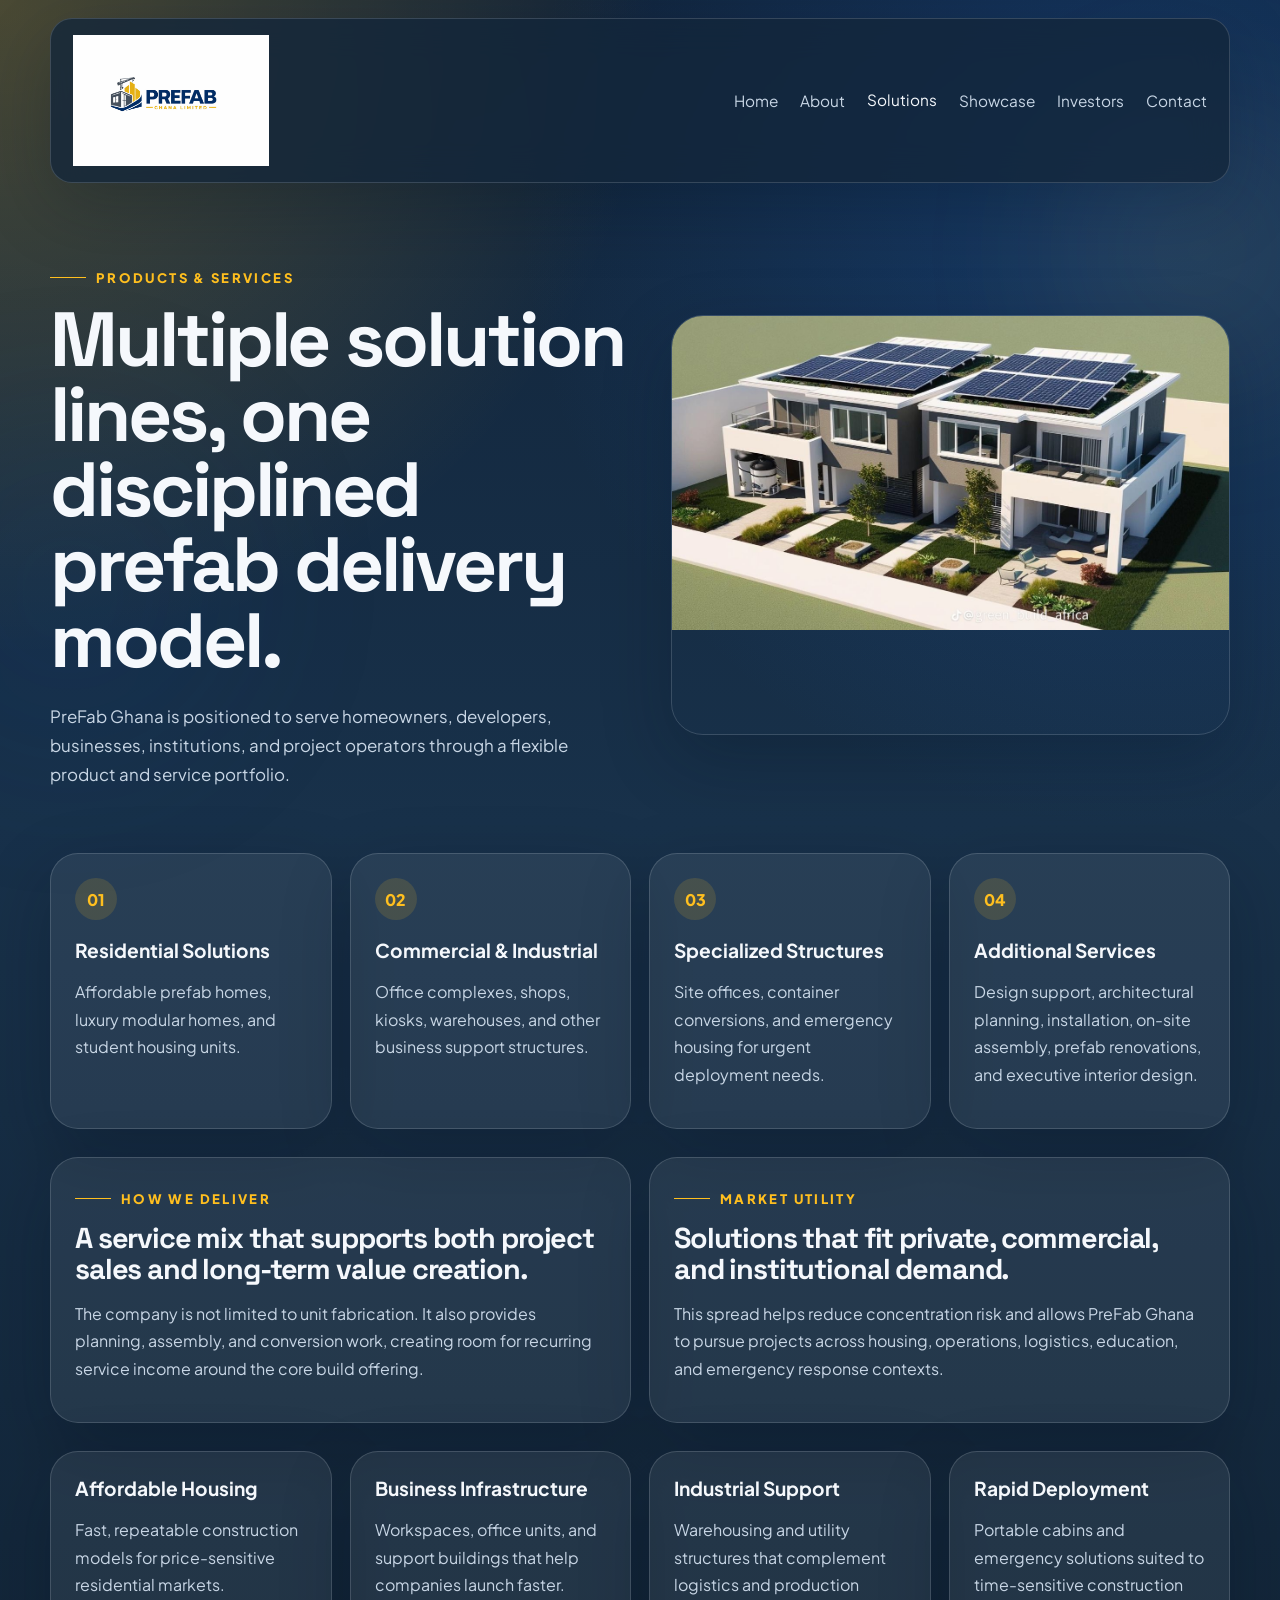
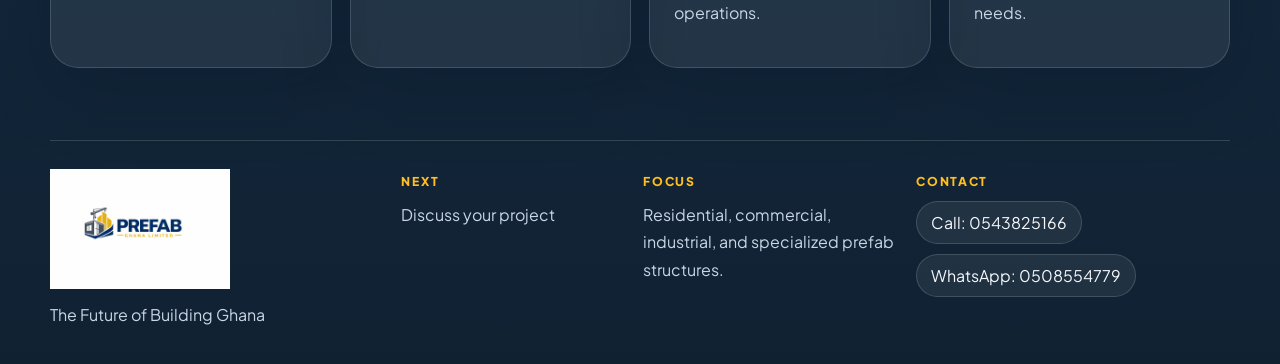
<file: solutions.html>
<!DOCTYPE html>
<html lang="en">
  <head>
    <meta charset="UTF-8" />
    <meta name="viewport" content="width=device-width, initial-scale=1.0" />
    <title>Solutions | PreFab Ghana Limited</title>
    <meta
      name="description"
      content="Explore PreFab Ghana Limited's residential, commercial, industrial, and specialized prefab building solutions."
    />
    <link rel="preconnect" href="https://fonts.googleapis.com" />
    <link rel="preconnect" href="https://fonts.gstatic.com" crossorigin />
    <link
      href="https://fonts.googleapis.com/css2?family=Plus+Jakarta+Sans:wght@400;500;600;700;800&family=Space+Grotesk:wght@500;700&display=swap"
      rel="stylesheet"
    />
    <link rel="icon" type="image/png" href="assets/logo.png" />
    <link rel="stylesheet" href="styles.css" />
  </head>
  <body data-page="solutions">
    <div class="site-shell">
      <header class="topbar">
        <a class="brand" href="index.html" aria-label="PreFab Ghana home">
          <img src="assets/logo.png" alt="PreFab Ghana Limited logo" />
        </a>
        <button class="menu-toggle" type="button" aria-expanded="false" aria-label="Open navigation">
          <span></span>
          <span></span>
        </button>
        <nav class="nav">
          <a href="index.html" data-page="home">Home</a>
          <a href="about.html" data-page="about">About</a>
          <a href="solutions.html" data-page="solutions">Solutions</a>
          <a href="showcase.html" data-page="showcase">Showcase</a>
          <a href="investors.html" data-page="investors">Investors</a>
          <a href="contact.html" data-page="contact">Contact</a>
        </nav>
      </header>

      <main>
        <section class="page-hero section">
          <div class="page-hero-copy reveal">
            <span class="eyebrow">Products & Services</span>
            <h1>Multiple solution lines, one disciplined prefab delivery model.</h1>
            <p class="lead">
              PreFab Ghana is positioned to serve homeowners, developers, businesses, institutions, and project operators
              through a flexible product and service portfolio.
            </p>
          </div>
          <div class="page-hero-media reveal">
            <img src="assets/project-1.jpeg" alt="Solar-ready prefab housing concept" />
          </div>
        </section>

        <section class="section solution-grid">
          <article class="solution-card reveal">
            <div class="solution-index">01</div>
            <h3>Residential Solutions</h3>
            <p>Affordable prefab homes, luxury modular homes, and student housing units.</p>
          </article>
          <article class="solution-card reveal">
            <div class="solution-index">02</div>
            <h3>Commercial & Industrial</h3>
            <p>Office complexes, shops, kiosks, warehouses, and other business support structures.</p>
          </article>
          <article class="solution-card reveal">
            <div class="solution-index">03</div>
            <h3>Specialized Structures</h3>
            <p>Site offices, container conversions, and emergency housing for urgent deployment needs.</p>
          </article>
          <article class="solution-card reveal">
            <div class="solution-index">04</div>
            <h3>Additional Services</h3>
            <p>
              Design support, architectural planning, installation, on-site assembly, prefab renovations, and executive
              interior design.
            </p>
          </article>
        </section>

        <section class="section two-column">
          <article class="feature-panel reveal">
            <span class="eyebrow">How We Deliver</span>
            <h2>A service mix that supports both project sales and long-term value creation.</h2>
            <p>
              The company is not limited to unit fabrication. It also provides planning, assembly, and conversion work,
              creating room for recurring service income around the core build offering.
            </p>
          </article>
          <article class="feature-panel reveal">
            <span class="eyebrow">Market Utility</span>
            <h2>Solutions that fit private, commercial, and institutional demand.</h2>
            <p>
              This spread helps reduce concentration risk and allows PreFab Ghana to pursue projects across housing,
              operations, logistics, education, and emergency response contexts.
            </p>
          </article>
        </section>

        <section class="section advantage-grid">
          <article class="advantage-card reveal">
            <h3>Affordable Housing</h3>
            <p>Fast, repeatable construction models for price-sensitive residential markets.</p>
          </article>
          <article class="advantage-card reveal">
            <h3>Business Infrastructure</h3>
            <p>Workspaces, office units, and support buildings that help companies launch faster.</p>
          </article>
          <article class="advantage-card reveal">
            <h3>Industrial Support</h3>
            <p>Warehousing and utility structures that complement logistics and production operations.</p>
          </article>
          <article class="advantage-card reveal">
            <h3>Rapid Deployment</h3>
            <p>Portable cabins and emergency solutions suited to time-sensitive construction needs.</p>
          </article>
        </section>
      </main>

      <footer class="footer">
        <div>
          <img src="assets/logo.png" alt="PreFab Ghana Limited logo" />
          <p>The Future of Building Ghana</p>
        </div>
        <div>
          <span>Next</span>
          <p><a href="contact.html">Discuss your project</a></p>
        </div>
        <div>
          <span>Focus</span>
          <p>Residential, commercial, industrial, and specialized prefab structures.</p>
        </div>
        <div>
          <span>Contact</span>
          <div class="contact-links">
            <a class="contact-link" href="tel:+233543825166">Call: 0543825166</a>
            <a
              class="contact-link"
              href="https://wa.me/233508554779?text=Hello%20PreFab%20Ghana%20Limited%2C%20I%20would%20like%20to%20learn%20more%20about%20your%20prefabricated%20construction%20solutions."
            >
              WhatsApp: 0508554779
            </a>
          </div>
        </div>
      </footer>
    </div>

    <script src="script.js"></script>
  </body>
</html>
</file>
<file: styles.css>
:root {
  --bg: #102236;
  --text: #f5f8fc;
  --muted: #c8d6e5;
  --accent: #ffbf1f;
  --brand: #0a418c;
  --line: rgba(235, 241, 247, 0.16);
  --shadow: 0 24px 70px rgba(4, 17, 31, 0.24);
  --radius-lg: 28px;
  --radius-md: 20px;
  --radius-sm: 14px;
  --container: min(1180px, calc(100vw - 40px));
}

* {
  box-sizing: border-box;
}

html {
  scroll-behavior: smooth;
}

body {
  margin: 0;
  font-family: "Plus Jakarta Sans", sans-serif;
  background:
    radial-gradient(circle at top left, rgba(255, 191, 31, 0.24), transparent 28%),
    radial-gradient(circle at 90% 10%, rgba(27, 94, 186, 0.34), transparent 30%),
    linear-gradient(180deg, #11243a 0%, #18314a 42%, #102132 100%);
  color: var(--text);
}

img {
  max-width: 100%;
  display: block;
}

a {
  color: inherit;
  text-decoration: none;
}

button {
  font: inherit;
}

.site-shell {
  position: relative;
  overflow: hidden;
}

.site-shell::before,
.site-shell::after {
  content: "";
  position: fixed;
  z-index: -1;
  border-radius: 50%;
  filter: blur(90px);
  opacity: 0.38;
}

.site-shell::before {
  width: 280px;
  height: 280px;
  top: 110px;
  right: -60px;
  background: rgba(255, 191, 31, 0.24);
}

.site-shell::after {
  width: 340px;
  height: 340px;
  left: -100px;
  bottom: 140px;
  background: rgba(16, 73, 150, 0.26);
}

.topbar {
  position: sticky;
  top: 0;
  z-index: 20;
  width: var(--container);
  margin: 18px auto 0;
  padding: 16px 22px;
  display: flex;
  align-items: center;
  justify-content: space-between;
  gap: 24px;
  background: rgba(18, 38, 58, 0.78);
  backdrop-filter: blur(18px);
  border: 1px solid var(--line);
  border-radius: 22px;
  box-shadow: var(--shadow);
}

.brand img {
  width: 196px;
  height: auto;
}

.nav {
  display: flex;
  align-items: center;
  gap: 22px;
  font-size: 0.96rem;
  color: var(--muted);
}

.nav a {
  padding: 8px 0;
  transition: color 0.25s ease, transform 0.25s ease;
}

.nav a:hover,
.nav a:focus-visible,
.nav a.is-current {
  color: var(--text);
  transform: translateY(-1px);
}

.menu-toggle {
  display: none;
  width: 48px;
  height: 48px;
  padding: 0;
  border: 1px solid var(--line);
  background: rgba(255, 255, 255, 0.08);
  border-radius: 14px;
  cursor: pointer;
}

.menu-toggle span {
  display: block;
  width: 20px;
  height: 2px;
  margin: 6px auto;
  background: var(--text);
  transition: transform 0.3s ease, opacity 0.3s ease;
}

.section {
  width: var(--container);
  margin: 0 auto;
}

.hero,
.page-hero {
  display: grid;
  grid-template-columns: 1.02fr 0.98fr;
  gap: 40px;
  align-items: center;
}

.hero {
  padding: 86px 0 48px;
}

.page-hero {
  padding: 78px 0 36px;
}

.eyebrow {
  display: inline-flex;
  align-items: center;
  gap: 10px;
  margin-bottom: 16px;
  color: var(--accent);
  font-size: 0.82rem;
  font-weight: 800;
  letter-spacing: 0.18em;
  text-transform: uppercase;
}

.eyebrow::before {
  content: "";
  width: 36px;
  height: 1px;
  background: currentColor;
}

.hero h1,
.page-hero h1,
.feature-panel h2,
.highlight-copy h2,
.investor-copy h2 {
  margin: 0;
  font-family: "Space Grotesk", sans-serif;
  line-height: 0.98;
  letter-spacing: -0.04em;
}

.hero h1 {
  max-width: 12ch;
  font-size: clamp(3rem, 7vw, 5.8rem);
}

.page-hero h1 {
  max-width: 12ch;
  font-size: clamp(2.8rem, 6vw, 4.8rem);
}

.feature-panel h2 {
  margin-bottom: 14px;
  font-size: 1.8rem;
  line-height: 1.05;
}

.highlight-copy h2,
.investor-copy h2 {
  font-size: clamp(2rem, 4vw, 3.4rem);
}

.lead,
.feature-panel p,
.panel p,
.advantage-card p,
.solution-card p,
.showcase-caption p,
.investor-copy p,
.investor-grid p,
.footer p,
.strip-card p,
.highlight-copy p {
  color: var(--muted);
  line-height: 1.72;
}

.lead {
  max-width: 64ch;
  margin: 24px 0 0;
  font-size: 1.06rem;
}

.hero-actions,
.highlight-actions {
  display: flex;
  flex-wrap: wrap;
  gap: 14px;
}

.hero-actions {
  margin: 34px 0 32px;
}

.button {
  display: inline-flex;
  align-items: center;
  justify-content: center;
  min-height: 52px;
  padding: 0 22px;
  border-radius: 999px;
  font-weight: 700;
  transition: transform 0.25s ease, box-shadow 0.25s ease;
}

.button:hover,
.button:focus-visible {
  transform: translateY(-2px);
}

.button-primary {
  background: linear-gradient(135deg, var(--accent) 0%, #ffd76f 100%);
  color: #09101b;
  box-shadow: 0 16px 32px rgba(255, 191, 31, 0.24);
}

.button-secondary {
  border: 1px solid rgba(255, 255, 255, 0.16);
  background: rgba(255, 255, 255, 0.08);
}

.hero-points {
  display: grid;
  grid-template-columns: repeat(2, minmax(0, 1fr));
  gap: 14px;
}

.hero-points div,
.metric,
.strip-card,
.feature-panel,
.panel,
.solution-card,
.advantage-card,
.investor-panel,
.showcase-stage,
.showcase-item,
.highlight-band,
.page-hero-media {
  border: 1px solid var(--line);
  box-shadow: var(--shadow);
}

.hero-points div,
.metric {
  padding: 18px;
  border-radius: var(--radius-md);
  background: rgba(255, 255, 255, 0.08);
}

.hero-points strong {
  display: block;
  margin-bottom: 8px;
  font-size: 1rem;
}

.hero-points span {
  color: var(--muted);
  font-size: 0.94rem;
  line-height: 1.6;
}

.hero-visual {
  display: grid;
  gap: 16px;
}

.glass {
  background: linear-gradient(180deg, rgba(28, 58, 88, 0.82), rgba(16, 35, 53, 0.9));
  backdrop-filter: blur(16px);
}

.hero-card,
.showcase-stage,
.page-hero-media {
  position: relative;
  overflow: hidden;
  border-radius: 32px;
}

.hero-card img,
.showcase-stage img,
.page-hero-media img {
  width: 100%;
  height: 100%;
  object-fit: cover;
}

.hero-card {
  min-height: 560px;
}

.page-hero-media {
  min-height: 420px;
}

.hero-overlay,
.showcase-caption {
  position: absolute;
  left: 0;
  right: 0;
  bottom: 0;
  padding: 22px 24px 24px;
  background: linear-gradient(180deg, transparent 0%, rgba(12, 26, 41, 0.84) 40%, rgba(12, 26, 41, 0.96) 100%);
}

.hero-overlay p,
.showcase-caption span {
  margin: 0 0 8px;
  color: var(--accent);
  text-transform: uppercase;
  letter-spacing: 0.12em;
  font-size: 0.76rem;
  font-weight: 800;
}

.hero-overlay strong,
.showcase-caption h3 {
  display: block;
  margin: 0;
  max-width: 24ch;
  font-size: 1.45rem;
  line-height: 1.14;
}

.hero-stats {
  display: grid;
  grid-template-columns: repeat(2, minmax(0, 1fr));
  gap: 16px;
}

.metric span {
  display: block;
  margin-bottom: 10px;
  color: var(--accent);
  font-family: "Space Grotesk", sans-serif;
  font-size: 1.7rem;
  line-height: 1;
}

.metric p {
  margin: 0;
}

.intro-strip,
.summary-grid,
.two-column,
.contact-grid,
.about-grid,
.solution-grid,
.advantage-grid,
.investor-grid {
  display: grid;
  gap: 18px;
}

.intro-strip {
  grid-template-columns: repeat(3, minmax(0, 1fr));
  padding: 22px 0 44px;
}

.summary-grid {
  grid-template-columns: repeat(3, minmax(0, 1fr));
  padding-top: 28px;
}

.two-column {
  grid-template-columns: repeat(2, minmax(0, 1fr));
  padding-top: 28px;
}

.contact-grid {
  grid-template-columns: repeat(3, minmax(0, 1fr));
  padding-top: 28px;
}

.about-grid {
  grid-template-columns: 0.9fr 1fr 1fr;
  padding-top: 28px;
}

.solution-grid,
.advantage-grid,
.investor-grid {
  grid-template-columns: repeat(4, minmax(0, 1fr));
  padding-top: 28px;
}

.strip-card,
.feature-panel,
.panel,
.solution-card,
.advantage-card,
.investor-panel,
.showcase-item {
  background: rgba(255, 255, 255, 0.07);
  border-radius: var(--radius-lg);
}

.strip-card,
.feature-panel,
.panel,
.solution-card,
.advantage-card {
  padding: 24px;
}

.strip-card span,
.footer span {
  display: inline-block;
  margin-bottom: 12px;
  color: var(--accent);
  font-size: 0.76rem;
  letter-spacing: 0.14em;
  font-weight: 800;
  text-transform: uppercase;
}

.highlight-band {
  margin-top: 40px;
  padding: 28px;
  display: grid;
  grid-template-columns: 1.1fr 0.9fr;
  gap: 24px;
  align-items: center;
  border-radius: 32px;
  background:
    linear-gradient(135deg, rgba(255, 191, 31, 0.16), transparent 32%),
    linear-gradient(160deg, rgba(28, 62, 95, 0.9), rgba(16, 34, 53, 0.96));
}

.panel h3,
.solution-card h3,
.advantage-card h3 {
  margin: 0 0 16px;
  font-size: 1.2rem;
}

.clean-list,
.value-list {
  list-style: none;
  padding: 0;
  margin: 0;
}

.clean-list li,
.value-list li {
  padding: 13px 0;
  border-bottom: 1px solid rgba(255, 255, 255, 0.08);
}

.clean-list li:last-child,
.value-list li:last-child {
  border-bottom: 0;
}

.value-list li {
  display: grid;
  gap: 4px;
}

.value-list span {
  color: var(--muted);
}

.timeline-step {
  display: grid;
  grid-template-columns: auto 1fr;
  gap: 14px;
  align-items: start;
  padding: 14px 0;
}

.timeline-step span,
.solution-index {
  display: inline-flex;
  align-items: center;
  justify-content: center;
  width: 42px;
  height: 42px;
  border-radius: 50%;
  background: rgba(255, 191, 31, 0.14);
  color: var(--accent);
  font-weight: 800;
}

.timeline-step p {
  margin: 6px 0 0;
}

.solution-index {
  margin-bottom: 18px;
}

.showcase-layout {
  display: grid;
  grid-template-columns: 1.25fr 0.75fr;
  gap: 20px;
  align-items: stretch;
  padding-top: 28px;
}

.showcase-stage {
  min-height: 620px;
}

.showcase-list {
  display: grid;
  gap: 14px;
}

.showcase-item {
  display: grid;
  grid-template-columns: 124px 1fr;
  gap: 16px;
  align-items: center;
  width: 100%;
  padding: 14px;
  color: var(--text);
  cursor: pointer;
  text-align: left;
  transition: transform 0.25s ease, border-color 0.25s ease, background 0.25s ease;
}

.showcase-item img {
  width: 124px;
  height: 94px;
  border-radius: 16px;
  object-fit: cover;
}

.showcase-item span {
  font-weight: 700;
  line-height: 1.5;
}

.showcase-item:hover,
.showcase-item:focus-visible,
.showcase-item.is-active {
  transform: translateY(-2px);
  border-color: rgba(255, 191, 31, 0.42);
  background: rgba(255, 255, 255, 0.11);
}

.investor-panel {
  padding: 28px;
  background:
    linear-gradient(135deg, rgba(255, 191, 31, 0.16), transparent 32%),
    linear-gradient(160deg, rgba(28, 62, 95, 0.9), rgba(16, 34, 53, 0.96));
}

.investor-copy {
  max-width: 760px;
  margin-bottom: 24px;
}

.investor-grid article {
  padding: 22px;
  border-radius: var(--radius-md);
  background: rgba(255, 255, 255, 0.08);
  border: 1px solid var(--line);
}

.investor-grid strong {
  display: block;
  margin-bottom: 12px;
  font-size: 1rem;
}

.text-link {
  display: inline-flex;
  margin-top: 18px;
  color: var(--accent);
  font-weight: 700;
}

.text-link:hover,
.text-link:focus-visible {
  color: #ffd76f;
}

.contact-note {
  margin-top: 16px;
}

.footer {
  width: var(--container);
  margin: 72px auto 36px;
  padding: 28px 0 0;
  display: grid;
  grid-template-columns: 1.05fr 0.7fr 0.8fr 1fr;
  gap: 22px;
  border-top: 1px solid var(--line);
}

.footer img {
  width: 180px;
  margin-bottom: 12px;
}

.footer p {
  margin: 0;
}

.footer a {
  color: inherit;
}

.contact-links {
  display: grid;
  gap: 10px;
}

.contact-link {
  display: inline-flex;
  align-items: center;
  width: fit-content;
  padding: 10px 14px;
  border: 1px solid var(--line);
  border-radius: 999px;
  background: rgba(255, 255, 255, 0.07);
  color: var(--text);
  transition: transform 0.25s ease, background 0.25s ease;
}

.contact-link:hover,
.contact-link:focus-visible {
  transform: translateY(-2px);
  background: rgba(255, 255, 255, 0.12);
}

.reveal {
  opacity: 0;
  transform: translateY(28px);
  transition: opacity 0.7s ease, transform 0.7s ease;
}

.reveal.is-visible {
  opacity: 1;
  transform: translateY(0);
}

@media (max-width: 1080px) {
  .hero,
  .page-hero,
  .intro-strip,
  .summary-grid,
  .two-column,
  .contact-grid,
  .about-grid,
  .solution-grid,
  .advantage-grid,
  .investor-grid,
  .showcase-layout,
  .footer,
  .highlight-band {
    grid-template-columns: 1fr;
  }

  .hero,
  .page-hero {
    padding-top: 56px;
  }

  .hero-card,
  .showcase-stage,
  .page-hero-media {
    min-height: 500px;
  }

  .showcase-list {
    grid-template-columns: repeat(3, minmax(0, 1fr));
  }

  .showcase-item {
    grid-template-columns: 1fr;
  }

  .showcase-item img {
    width: 100%;
    height: 160px;
  }
}

@media (max-width: 760px) {
  .topbar {
    padding: 14px 16px;
  }

  .brand img {
    width: 150px;
  }

  .menu-toggle {
    display: block;
  }

  .menu-toggle[aria-expanded="true"] span:first-child {
    transform: translateY(8px) rotate(45deg);
  }

  .menu-toggle[aria-expanded="true"] span:last-child {
    transform: translateY(-6px) rotate(-45deg);
  }

  .nav {
    position: absolute;
    top: calc(100% + 10px);
    left: 0;
    right: 0;
    display: grid;
    gap: 4px;
    padding: 12px;
    background: rgba(7, 16, 28, 0.96);
    border: 1px solid var(--line);
    border-radius: 18px;
    opacity: 0;
    visibility: hidden;
    transform: translateY(-8px);
    transition: opacity 0.25s ease, transform 0.25s ease, visibility 0.25s ease;
  }

  .nav.is-open {
    opacity: 1;
    visibility: visible;
    transform: translateY(0);
  }

  .nav a {
    padding: 12px 10px;
    border-radius: 12px;
    background: rgba(255, 255, 255, 0.03);
  }

  .hero,
  .page-hero {
    gap: 24px;
    padding-top: 40px;
  }

  .hero h1 {
    max-width: none;
    font-size: clamp(2.6rem, 16vw, 4.2rem);
  }

  .page-hero h1 {
    max-width: none;
    font-size: clamp(2.4rem, 14vw, 3.8rem);
  }

  .feature-panel h2,
  .highlight-copy h2,
  .investor-copy h2 {
    font-size: clamp(1.8rem, 10vw, 3rem);
  }

  .hero-points,
  .hero-stats {
    grid-template-columns: 1fr;
  }

  .hero-card,
  .showcase-stage,
  .page-hero-media {
    min-height: 400px;
  }

  .showcase-list {
    grid-template-columns: 1fr;
  }

  .showcase-item {
    grid-template-columns: 108px 1fr;
  }

  .showcase-item img {
    width: 108px;
    height: 84px;
  }

  .highlight-band,
  .investor-panel {
    padding: 24px;
  }
}
</file>
